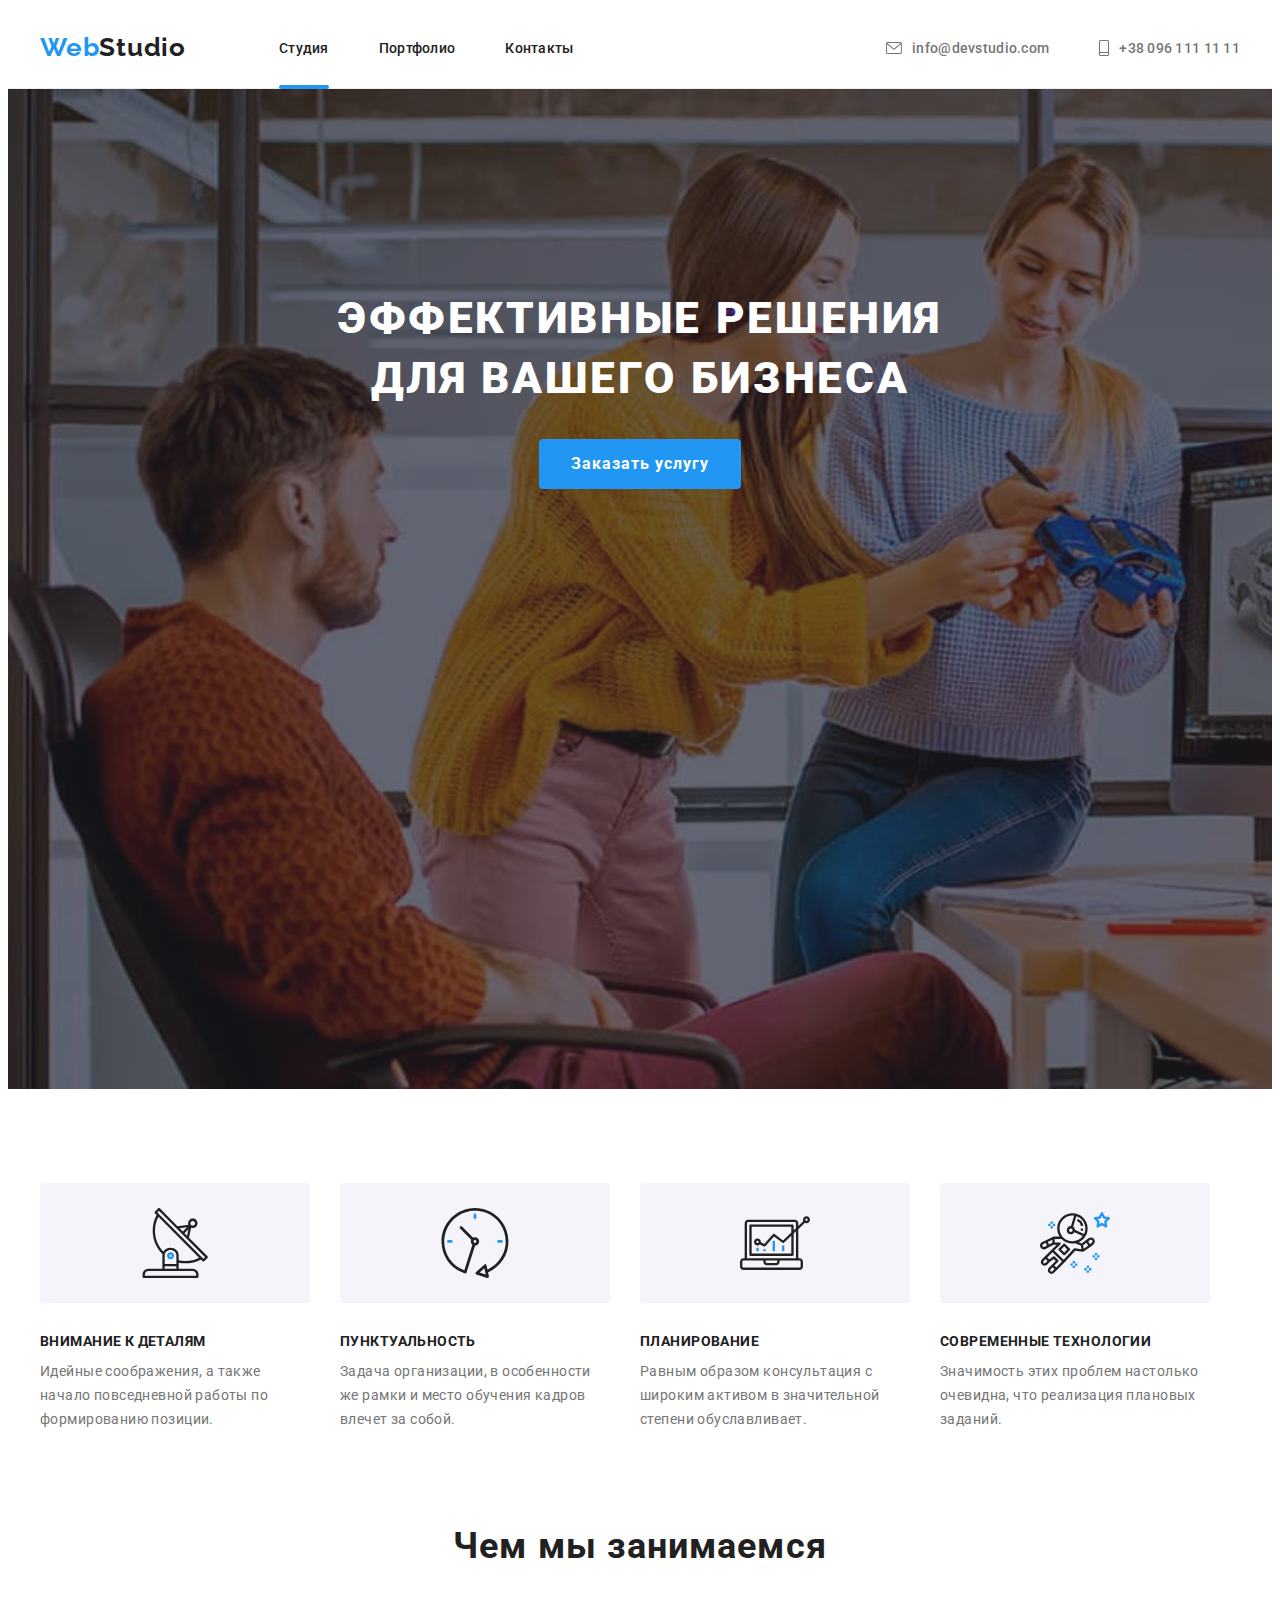
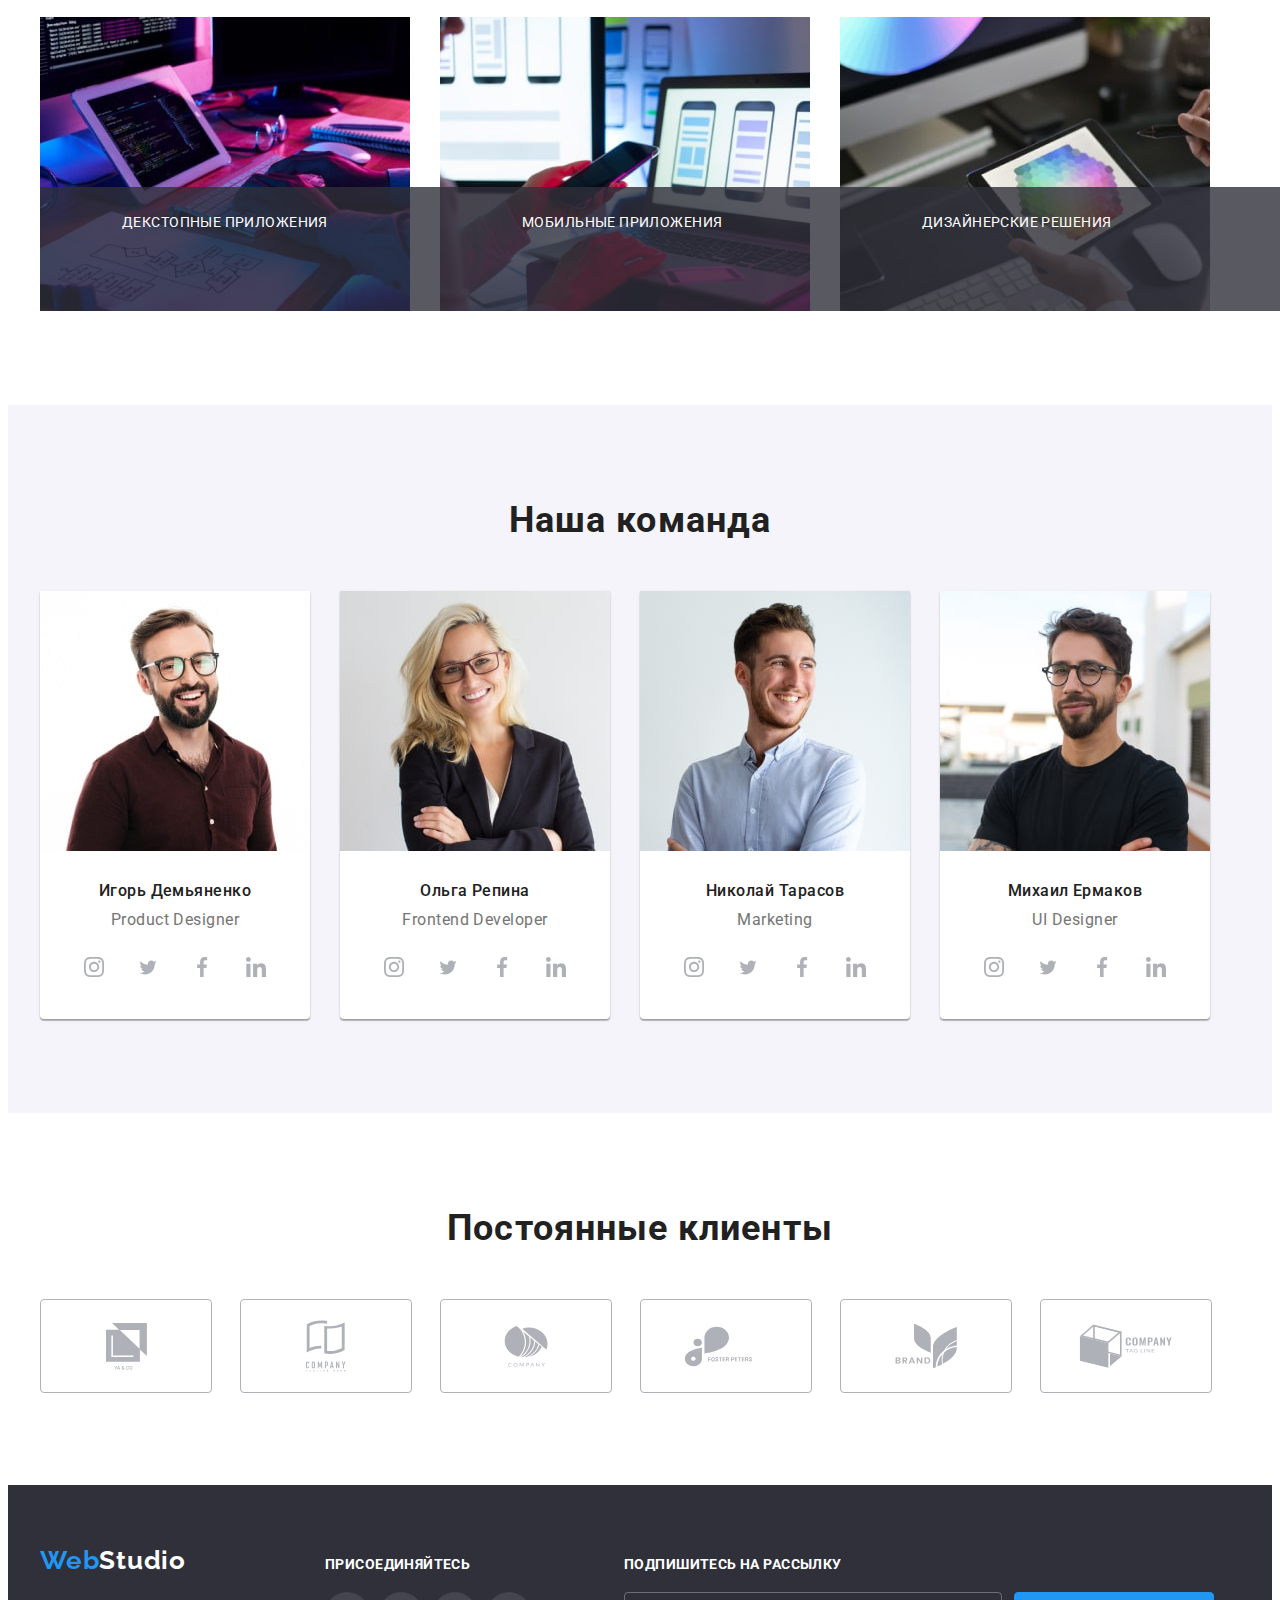
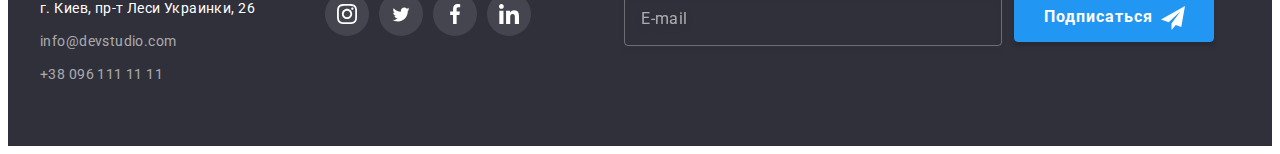
<file: index.html>
<!DOCTYPE html>
<html lang="ru">
  <head>
    <meta charset="UTF-8" />
    <meta http-equiv="X-UA-Compatible" content="IE=edge" />
    <meta name="viewport" content="width=device-width, initial-scale=1.0" />
    <link rel="preconnect" href="https://fonts.googleapis.com" />
    <link rel="preconnect" href="https://fonts.gstatic.com" crossorigin />
    <link
      href="https://fonts.googleapis.com/css2?family=Raleway:wght@700&family=Roboto:wght@400;500;700;900&display=swap"
      rel="stylesheet"
    />
    <title>Студия</title>
    <link
      rel="stylesheet"
      href="https://cdnjs.cloudflare.com/ajax/libs/modern-normalize/1.1.0/modern-normalize.min.css"
      integrity="sha512-wpPYUAdjBVSE4KJnH1VR1HeZfpl1ub8YT/NKx4PuQ5NmX2tKuGu6U/JRp5y+Y8XG2tV+wKQpNHVUX03MfMFn9Q=="
      crossorigin="anonymous"
      referrerpolicy="no-referrer"
    />
    <link rel="stylesheet" href="./css/main.min.css" />
  </head>

  <body>
    <!--Хедер-->
    <header class="header">
      <div class="container">
        <a href="" lang="en" class="logo link"
          ><span class="logo__accent">Web</span>Studio</a
        >
        <nav class="nav">
          <ul class="nav__list list">
            <li class="nav__item">
              <a href="./index.html" class="nav__link link current">Студия</a>
            </li>
            <li class="nav__item">
              <a href="./portfolio.html" class="nav__link link">Портфолио</a>
            </li>
            <li class="nav__item">
              <a href="" class="nav__link link">Контакты</a>
            </li>
          </ul>
        </nav>
        <div class="connect">
          <a href="mailto:info@devstudio.com" class="connect__mail link"
            ><svg class="connect__mail-icon" width="16" height="12">
              <use href="./images/icons.svg#icon-mail"></use>
            </svg>
            info@devstudio.com</a
          >

          <a href="tel:+380961111111" class="connect__tel link">
            <svg class="connect__tel-icon" width="10" height="16">
              <use href="./images/icons.svg#icon-tel"></use>
            </svg>
            +38 096 111 11 11
          </a>
        </div>
      </div>
    </header>

    <!--Мейн контент-->

    <main>
      <!--Герой-->
      <section class="hero">
        <div class="container">
          <h1 class="hero__text">Эффективные решения для вашего бизнеса</h1>
          <button type="button" class="hero__btn btn" data-modal-open>
            Заказать услугу
          </button>
        </div>
      </section>

      <!--Преимущества-->

      <section class="benefits section">
        <div class="container">
          <ul class="benefits__list list">
            <li class="benefits__item">
              <div class="benefits__icon">
                <svg class="" width="66" height="70">
                  <use href="./images/icons.svg#icon-benefits-1"></use>
                </svg>
              </div>
              <h3 class="benefits__top-text">Внимание к деталям</h3>
              <p class="benefits__title">
                Идейные соображения, а также начало повседневной работы по
                формированию позиции.
              </p>
            </li>
            <li class="benefits__item">
              <div class="benefits__icon">
                <svg class="" width="70" height="70">
                  <use href="./images/icons.svg#icon-benefits-2"></use>
                </svg>
              </div>
              <h3 class="benefits__top-text">Пунктуальность</h3>
              <p class="benefits__title">
                Задача организации, в особенности же рамки и место обучения
                кадров влечет за собой.
              </p>
            </li>
            <li class="benefits__item">
              <div class="benefits__icon">
                <svg class="" width="70" height="70">
                  <use href="./images/icons.svg#icon-benefits-3"></use>
                </svg>
              </div>
              <h3 class="benefits__top-text">Планирование</h3>
              <p class="benefits__title">
                Равным образом консультация с широким активом в значительной
                степени обуславливает.
              </p>
            </li>
            <li class="benefits__item">
              <div class="benefits__icon">
                <svg class="" width="70" height="70">
                  <use href="./images/icons.svg#icon-benefits-4"></use>
                </svg>
              </div>
              <h3 class="benefits__top-text">Современные технологии</h3>
              <p class="benefits__title">
                Значимость этих проблем настолько очевидна, что реализация
                плановых заданий.
              </p>
            </li>
          </ul>
        </div>
      </section>

      <!--Чем мы занимаемся-->

      <section class="about">
        <div class="container">
          <h2 class="about__text">Чем мы занимаемся</h2>
          <ul class="about__list list">
            <li class="about__item">
              <img
                src="./images/what_wi_do_img01.jpg"
                alt="процес создания веб сайтов"
                width="370"
                height="294"
              />
              <p class="about__item-overlay">ДЕКСТОПНЫЕ ПРИЛОЖЕНИЯ</p>
            </li>
            <li class="about__item">
              <img
                src="./images/what_wi_do_img02.jpg"
                alt="тест готовых решений для различных устройств"
                width="370"
                height="294"
              />
              <p class="about__item-overlay">МОБИЛЬНЫЕ ПРИЛОЖЕНИЯ</p>
            </li>
            <li class="about__item">
              <img
                src="./images/what_wi_do_img03.jpg"
                alt="цветовое решение для веб приложений"
                width="370"
                height="294"
              />
              <p class="about__item-overlay">ДИЗАЙНЕРСКИЕ РЕШЕНИЯ</p>
            </li>
          </ul>
        </div>
      </section>

      <!--Наша команда-->

      <section class="team section">
        <div class="container">
          <h2 class="team__text">Наша команда</h2>
          <ul class="team__list list">
            <li class="team__item">
              <img
                src="./images/our_team_img01.jpg"
                alt="дизайнер"
                width="270"
                height="260"
              />
              <div class="team__item-card-text">
                <h3 class="team__top-text">Игорь Демьяненко</h3>
                <p lang="en" class="team__bottom-text">Product Designer</p>

                <!--Иконки соцсетей-->

                <ul class="soc-team__list list">
                  <li class="soc-team__item">
                    <a href="" class="soc-team__link link"
                      ><svg class="soc-team__icon" width="20" height="20">
                        <use href="./images/icons.svg#icon-instagram"></use>
                      </svg>
                    </a>
                  </li>
                  <li class="soc-team__item">
                    <a href="" class="soc-team__link link"
                      ><svg class="soc-team__icon" width="20" height="17">
                        <use href="./images/icons.svg#icon-twitter"></use>
                      </svg>
                    </a>
                  </li>
                  <li class="soc-team__item">
                    <a href="" class="soc-team__link link"
                      ><svg class="soc-team__icon" width="20" height="20">
                        <use href="./images/icons.svg#icon-facebook"></use>
                      </svg>
                    </a>
                  </li>
                  <li class="soc-team__item">
                    <a href="" class="soc-team__link link"
                      ><svg class="soc-team__icon" width="20" height="20">
                        <use href="./images/icons.svg#icon-linkedin"></use>
                      </svg>
                    </a>
                  </li>
                </ul>
              </div>
            </li>
            <li class="team__item">
              <img
                src="./images/our_team_img02.jpg"
                alt="разработчик"
                width="270"
                height="260"
              />
              <div class="team__item-card-text">
                <h3 class="team__top-text">Ольга Репина</h3>
                <p lang="en" class="team__bottom-text">Frontend Developer</p>

                <!--Иконки соцсетей-->

                <ul class="soc-team__list list">
                  <li class="soc-team__item">
                    <a href="" class="soc-team__link link"
                      ><svg class="soc-team__icon" width="20" height="20">
                        <use href="./images/icons.svg#icon-instagram"></use>
                      </svg>
                    </a>
                  </li>
                  <li class="soc-team__item">
                    <a href="" class="soc-team__link link"
                      ><svg class="soc-team__icon" width="20" height="17">
                        <use href="./images/icons.svg#icon-twitter"></use>
                      </svg>
                    </a>
                  </li>
                  <li class="soc-team__item">
                    <a href="" class="soc-team__link link"
                      ><svg class="soc-team__icon" width="20" height="20">
                        <use href="./images/icons.svg#icon-facebook"></use>
                      </svg>
                    </a>
                  </li>
                  <li class="soc-team__item">
                    <a href="" class="soc-team__link link"
                      ><svg class="soc-team__icon" width="20" height="20">
                        <use href="./images/icons.svg#icon-linkedin"></use>
                      </svg>
                    </a>
                  </li>
                </ul>
              </div>
            </li>
            <li class="team__item">
              <img
                src="./images/our_team_img03.jpg"
                alt="маркетолог"
                width="270"
                height="260"
              />
              <div class="team__item-card-text">
                <h3 class="team__top-text">Николай Тарасов</h3>
                <p lang="en" class="team__bottom-text">Marketing</p>

                <!--Иконки соцсетей-->

                <ul class="soc-team__list list">
                  <li class="soc-team__item">
                    <a href="" class="soc-team__link link"
                      ><svg class="soc-team__icon" width="20" height="20">
                        <use href="./images/icons.svg#icon-instagram"></use>
                      </svg>
                    </a>
                  </li>
                  <li class="soc-team__item">
                    <a href="" class="soc-team__link link"
                      ><svg class="soc-team__icon" width="20" height="17">
                        <use href="./images/icons.svg#icon-twitter"></use>
                      </svg>
                    </a>
                  </li>
                  <li class="soc-team__item">
                    <a href="" class="soc-team__link link"
                      ><svg class="soc-team__icon" width="20" height="20">
                        <use href="./images/icons.svg#icon-facebook"></use>
                      </svg>
                    </a>
                  </li>
                  <li class="soc-team__item">
                    <a href="" class="soc-team__link link"
                      ><svg class="soc-team__icon" width="20" height="20">
                        <use href="./images/icons.svg#icon-linkedin"></use>
                      </svg>
                    </a>
                  </li>
                </ul>
              </div>
            </li>
            <li class="team__item">
              <img
                src="./images/our_team_img04.jpg"
                alt="креативный специалист"
                width="270"
                height="260"
              />
              <div class="team__item-card-text">
                <h3 class="team__top-text">Михаил Ермаков</h3>
                <p lang="en" class="team__bottom-text">UI Designer</p>

                <!--Иконки соцсетей-->

                <ul class="soc-team__list list">
                  <li class="soc-team__item">
                    <a href="" class="soc-team__link link"
                      ><svg class="soc-team__icon" width="20" height="20">
                        <use href="./images/icons.svg#icon-instagram"></use>
                      </svg>
                    </a>
                  </li>
                  <li class="soc-team__item">
                    <a href="" class="soc-team__link link"
                      ><svg class="soc-team__icon" width="20" height="17">
                        <use href="./images/icons.svg#icon-twitter"></use>
                      </svg>
                    </a>
                  </li>
                  <li class="soc-team__item">
                    <a href="" class="soc-team__link link"
                      ><svg class="soc-team__icon" width="20" height="20">
                        <use href="./images/icons.svg#icon-facebook"></use>
                      </svg>
                    </a>
                  </li>
                  <li class="soc-team__item">
                    <a href="" class="soc-team__link link"
                      ><svg class="soc-team__icon" width="20" height="20">
                        <use href="./images/icons.svg#icon-linkedin"></use>
                      </svg>
                    </a>
                  </li>
                </ul>
              </div>
            </li>
          </ul>
        </div>
      </section>

      <!--Постоянные клиенты-->

      <section class="regular-customers section">
        <div class="container">
          <h2 class="regular-customers__text">Постоянные клиенты</h2>
          <ul class="regular-customers__list list">
            <li class="regular-customers__item">
              <a href="" class="regular-customers__link link">
                <svg class="regular-customers__icon" width="41" height="47">
                  <use href="./images/icons.svg#icon-company-1"></use>
                </svg>
              </a>
            </li>
            <li class="regular-customers__item">
              <a href="" class="regular-customers__link link">
                <svg class="regular-customers__icon" width="40" height="52">
                  <use href="./images/icons.svg#icon-company-2"></use>
                </svg>
              </a>
            </li>
            <li class="regular-customers__item">
              <a href="" class="regular-customers__link link">
                <svg class="regular-customers__icon" width="44" height="42">
                  <use href="./images/icons.svg#icon-company-3"></use>
                </svg>
              </a>
            </li>
            <li class="regular-customers__item">
              <a href="" class="regular-customers__link link">
                <svg class="regular-customers__icon" width="85" height="41">
                  <use href="./images/icons.svg#icon-company-4"></use>
                </svg>
              </a>
            </li>
            <li class="regular-customers__item">
              <a href="" class="regular-customers__link link">
                <svg class="regular-customers__icon" width="63" height="46">
                  <use href="./images/icons.svg#icon-company-5"></use>
                </svg>
              </a>
            </li>
            <li class="regular-customers__item">
              <a href="" class="regular-customers__link link">
                <svg class="regular-customers__icon" width="94" height="44">
                  <use href="./images/icons.svg#icon-company-6"></use>
                </svg>
              </a>
            </li>
          </ul>
        </div>
      </section>
    </main>

    <!--Футер-->

    <footer class="footer">
      <div class="container">
        <div class="contact">
          <a href="" lang="en" class="footer__logo link"
            ><span class="logo__accent">Web</span>Studio</a
          >
          <address class="contact__addres">
            <ul class="contact__addres-list list">
              <li class="contact__addres-item">
                <a
                  href="https://goo.gl/maps/uhnhzUBweCyb7eqA9"
                  target="_blank"
                  rel="noopener nofollow noreferrer"
                  class="contact__addres-link link"
                  >г. Киев, пр-т Леси Украинки, 26</a
                >
              </li>
              <li class="contact__item">
                <a
                  href="mailto:info@devstudio.com"
                  class="contact__addres-mail link"
                  >info@devstudio.com</a
                >
              </li>
              <li class="contact__item">
                <a href="tel:+380961111111" class="contact__addres-tel link"
                  >+38 096 111 11 11</a
                >
              </li>
            </ul>
          </address>
        </div>

        <!--Иконки соцсетей-->

        <div class="soc">
          <h3 class="soc__text">ПРИСОЕДИНЯЙТЕСЬ</h3>
          <ul class="soc__list list">
            <li class="soc__item">
              <a href="" class="soc__link link"
                ><svg class="soc__icon" width="20" height="20">
                  <use href="./images/icons.svg#icon-instagram"></use>
                </svg>
              </a>
            </li>
            <li class="soc__item">
              <a href="" class="soc__link link"
                ><svg class="soc__icon" width="20" height="17">
                  <use href="./images/icons.svg#icon-twitter"></use>
                </svg>
              </a>
            </li>
            <li class="soc__item">
              <a href="" class="soc__link link"
                ><svg class="soc__icon" width="20" height="20">
                  <use href="./images/icons.svg#icon-facebook"></use>
                </svg>
              </a>
            </li>
            <li class="soc__item">
              <a href="" class="soc__link link"
                ><svg class="soc__icon" width="20" height="20">
                  <use href="./images/icons.svg#icon-linkedin"></use>
                </svg>
              </a>
            </li>
          </ul>
        </div>

        <!--Форма подпишись-->
        <div class="subscribe">
          <h3 class="subscribe__title">ПОДПИШИТЕСЬ НА РАССЫЛКУ</h3>
          <form>
            <div class="subscribe__wrap">
              <input
                type="email"
                class="subscribe__input"
                name="subscribe-email"
                placeholder="E-mail"
                required
              />
              <button type="submit" class="subscribe__btn">
                Подписаться<svg class="subscribe__icon" width="24" height="24">
                  <use href="./images/icons.svg#icon-send"></use>
                </svg>
              </button>
            </div>
          </form>
        </div>
      </div>
    </footer>

    <!--Модальное окно-->

    <div class="backdrop is-hidden" data-modal>
      <div class="modal">
        <button type="button" class="modal-close-btn" data-modal-close>
          <svg class="modal-close-icon" width="18" height="18">
            <use href="./images/icons.svg#icon-close-black"></use>
          </svg>
        </button>

        <p class="modal-title">Оставьте свои данные, мы вам перезвоним</p>
        <form>
          <div class="modal-field">
            <label for="user-name" class="modal-label">Имя</label>
            <div class="input-wrap">
              <input
                type="text"
                class="modal-input"
                name="user-name"
                id="user-name"
                required
              />
              <svg class="user-icon" width="18" height="18">
                <use href="./images/icons.svg#icon-user"></use>
              </svg>
            </div>
          </div>

          <div class="modal-field">
            <label for="user-tel" class="modal-label">Телефон</label>
            <div class="input-wrap">
              <input
                type="tel"
                class="modal-input"
                name="user-tel"
                id="user-tel"
                required
              />
              <svg class="user-icon" width="18" height="18">
                <use href="./images/icons.svg#icon-phone"></use>
              </svg>
            </div>
          </div>

          <div class="modal-field">
            <label for="user-email" class="modal-label">Почта</label>
            <div class="input-wrap">
              <input
                type="email"
                class="modal-input"
                name="user-email"
                id="user-email"
                required
              />
              <svg class="user-icon" width="18" height="18">
                <use href="./images/icons.svg#icon-email"></use>
              </svg>
            </div>
          </div>

          <div class="modal-field">
            <label for="user-text" class="modal-label">Комментарий</label>
            <textarea
              name="user-text"
              id="user-text"
              class="modal-text"
              placeholder="Введите текст"
            ></textarea>
          </div>

          <div class="check-field">
            <input
              type="checkbox"
              name="privacy"
              id="privacy"
              value="true"
              class="modal-check visually-hidden"
            />
            <label for="privacy" class="check-text"
              >Соглашаюсь с рассылкой и принимаю<a href="" class="check-link"
                >Условия договора</a
              ></label
            >
          </div>

          <button type="submit" class="submit-btn">Отправить</button>
        </form>
      </div>
    </div>

    <script src="./js/modal.js"></script>
  </body>
</html>
</file>
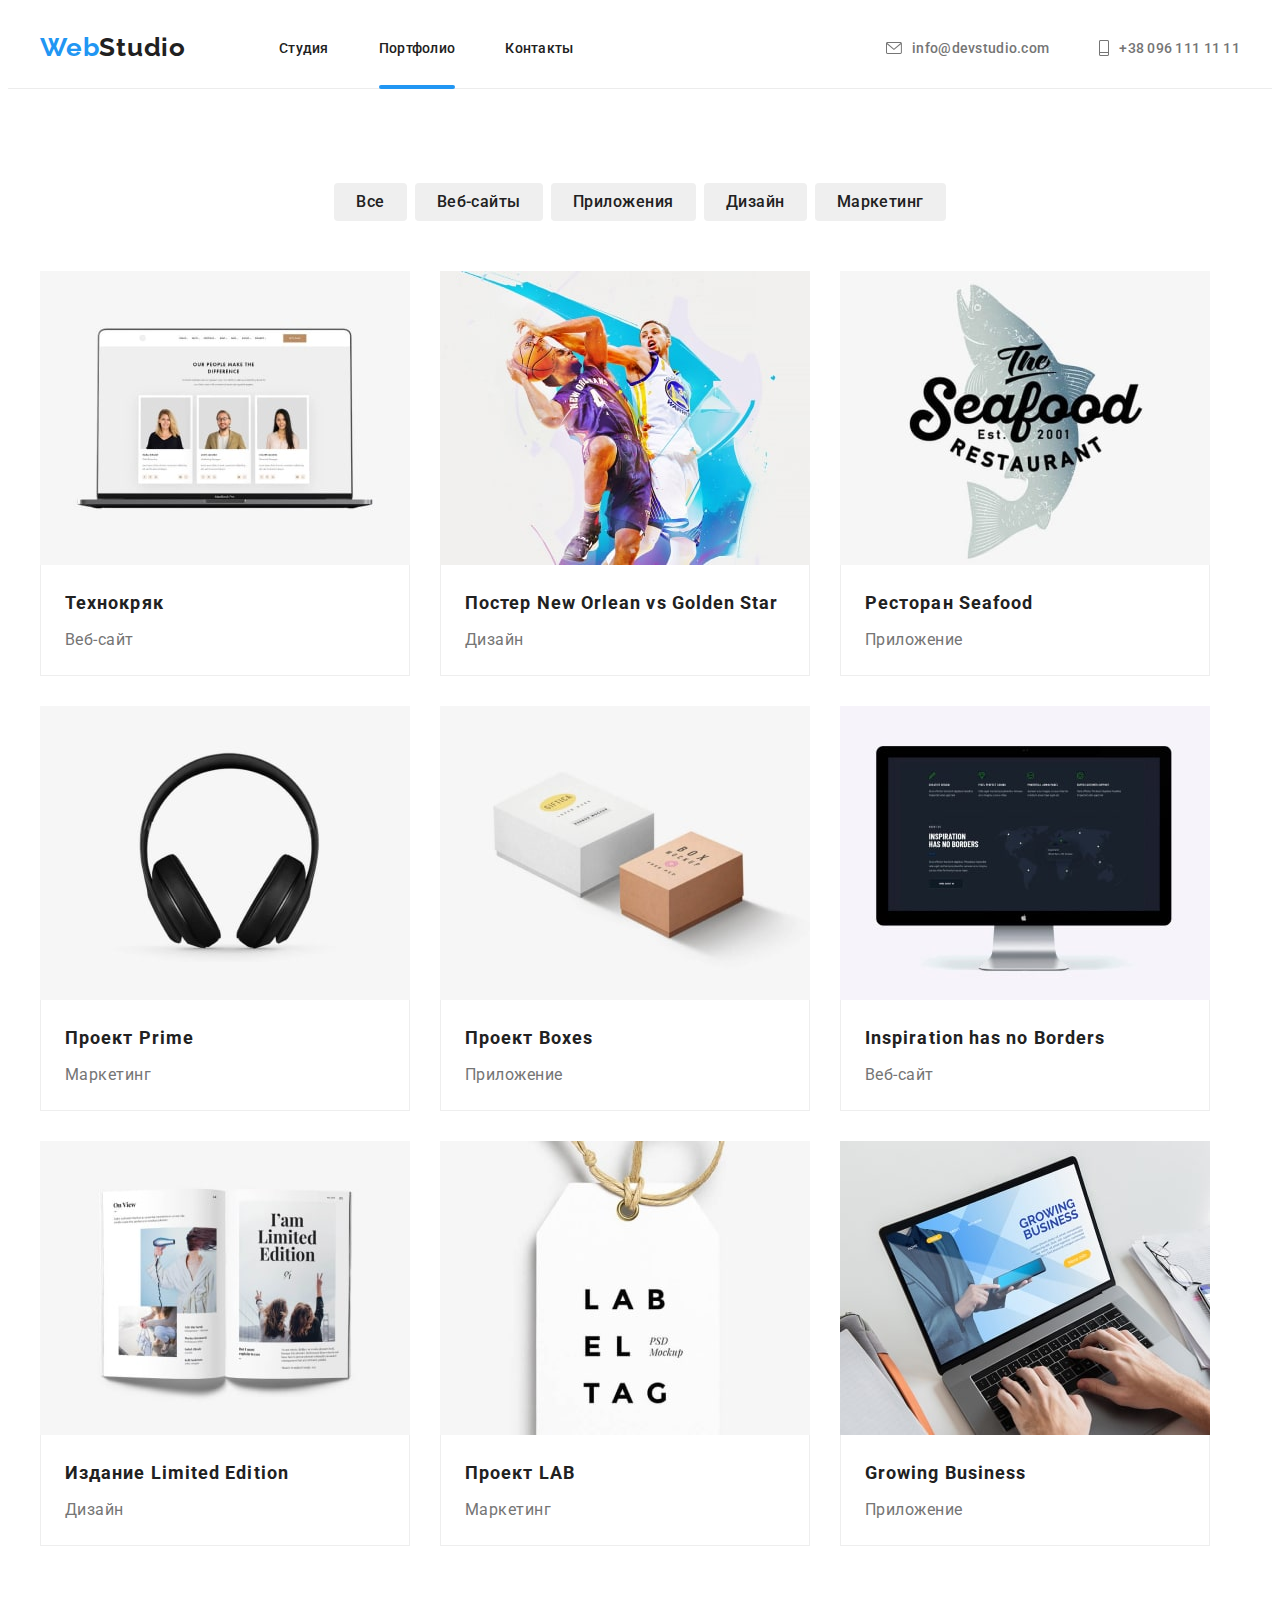
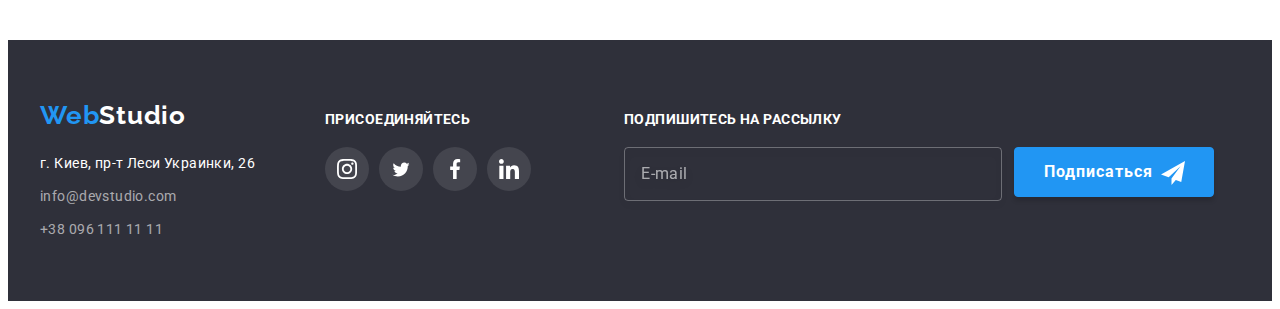
<file: portfolio.html>
<!DOCTYPE html>
<html lang="ru">
  <head>
    <meta charset="UTF-8" />
    <meta http-equiv="X-UA-Compatible" content="IE=edge" />
    <meta name="viewport" content="width=device-width, initial-scale=1.0" />
    <link rel="preconnect" href="https://fonts.googleapis.com" />
    <link rel="preconnect" href="https://fonts.gstatic.com" crossorigin />
    <link
      href="https://fonts.googleapis.com/css2?family=Raleway:wght@700&family=Roboto:wght@400;500;700;900&display=swap"
      rel="stylesheet"
    />
    <title>Портфолио</title>
    <link
      rel="stylesheet"
      href="https://cdnjs.cloudflare.com/ajax/libs/modern-normalize/1.1.0/modern-normalize.min.css"
      integrity="sha512-wpPYUAdjBVSE4KJnH1VR1HeZfpl1ub8YT/NKx4PuQ5NmX2tKuGu6U/JRp5y+Y8XG2tV+wKQpNHVUX03MfMFn9Q=="
      crossorigin="anonymous"
      referrerpolicy="no-referrer"
    />
    <link rel="stylesheet" href="./css/main.min.css" />
  </head>
  <body>
    <!--Хедер-->
    <header class="header">
      <div class="container">
        <a href="./index.html" lang="en" class="logo link"
          ><span class="logo__accent">Web</span>Studio</a
        >
        <nav class="nav">
          <ul class="nav__list list">
            <li class="nav__item">
              <a href="./index.html" class="nav__link link">Студия</a>
            </li>
            <li class="nav__item">
              <a href="./portfolio.html" class="nav__link link current"
                >Портфолио</a
              >
            </li>
            <li class="nav__item">
              <a href="" class="nav__link link">Контакты</a>
            </li>
          </ul>
        </nav>
        <div class="connect">
          <a href="mailto:info@devstudio.com" class="connect__mail link"
            ><svg class="connect__mail-icon" width="16" height="12">
              <use href="./images/icons.svg#icon-mail"></use>
            </svg>
            info@devstudio.com</a
          >

          <a href="tel:+380961111111" class="connect__tel link">
            <svg class="connect__tel-icon" width="10" height="16">
              <use href="./images/icons.svg#icon-tel"></use>
            </svg>
            +38 096 111 11 11
          </a>
        </div>
      </div>
    </header>

    <!--Мейн контент-->

    <main>
      <!--Портфолио-->
      <section class="portfolio section">
        <div class="container">
          <h1 class="visually-hidden">Портфолио</h1>
          <ul class="button__list list">
            <li class="button__item">
              <button type="button" class="button__btn">Все</button>
            </li>
            <li class="button__item">
              <button type="button" class="button__btn">Веб-сайты</button>
            </li>
            <li class="button__item">
              <button type="button" class="button__btn">Приложения</button>
            </li>
            <li class="button__item">
              <button type="button" class="button__btn">Дизайн</button>
            </li>
            <li class="button__item">
              <button type="button" class="button__btn">Маркетинг</button>
            </li>
          </ul>

          <ul class="card-set__list list">
            <li class="card-set__item">
              <div class="card-set__item-wrap">
                <a href="" class="card-set__link"
                  ><img src="./images/web_min1.jpg" alt="Технокряк" width="370"
                /></a>
                <p class="card-set__item-text">
                  Ресурс предлагает комплексные предложения с разным уровнем
                  функционала и сервисов. Все это позволит посетителю получить
                  исчерпывающие сведения о компании или частном лице.
                </p>
              </div>
              <div class="card-set__item-description">
                <h2 class="card-set__top-text">Технокряк</h2>
                <p class="card-set__title">Веб-сайт</p>
              </div>
            </li>
            <li class="card-set__item">
              <div class="card-set__item-wrap">
                <a href="" class="card-set__link"
                  ><img
                    src="./images/web_min2.jpg"
                    alt="Постер New Orlean vs Golden Star"
                    width="370"
                /></a>
                <p class="card-set__item-text">
                  Ресурс предлагает комплексные предложения с разным уровнем
                  функционала и сервисов. Все это позволит посетителю получить
                  исчерпывающие сведения о компании или частном лице.
                </p>
              </div>
              <div class="card-set__item-description">
                <h2 class="card-set__top-text">
                  Постер<span lang="en"> New Orlean vs Golden Star</span>
                </h2>
                <p class="card-set__title">Дизайн</p>
              </div>
            </li>
            <li class="card-set__item">
              <div class="card-set__item-wrap">
                <a href="" class="card-set__link"
                  ><img
                    src="./images/web_min3.jpg"
                    alt="Ресторан Seafood"
                    width="370"
                /></a>
                <p class="card-set__item-text">
                  Ресурс предлагает комплексные предложения с разным уровнем
                  функционала и сервисов. Все это позволит посетителю получить
                  исчерпывающие сведения о компании или частном лице.
                </p>
              </div>
              <div class="card-set__item-description">
                <h2 class="card-set__top-text">
                  Ресторан<span lang="en"> Seafood</span>
                </h2>
                <p class="card-set__title">Приложение</p>
              </div>
            </li>
            <li class="card-set__item">
              <div class="card-set__item-wrap">
                <a href="" class="card-set__link"
                  ><img
                    src="./images/web_min4.jpg"
                    alt="Проект Prime"
                    width="370"
                /></a>
                <p class="card-set__item-text">
                  Ресурс предлагает комплексные предложения с разным уровнем
                  функционала и сервисов. Все это позволит посетителю получить
                  исчерпывающие сведения о компании или частном лице.
                </p>
              </div>
              <div class="card-set__item-description">
                <h2 class="card-set__top-text">
                  Проект<span lang="en"> Prime</span>
                </h2>
                <p class="card-set__title">Маркетинг</p>
              </div>
            </li>
            <li class="card-set__item">
              <div class="card-set__item-wrap">
                <a href="" class="card-set__link"
                  ><img
                    src="./images/web_min5.jpg"
                    alt="Проект Boxes"
                    width="370"
                /></a>
                <p class="card-set__item-text">
                  Ресурс предлагает комплексные предложения с разным уровнем
                  функционала и сервисов. Все это позволит посетителю получить
                  исчерпывающие сведения о компании или частном лице.
                </p>
              </div>
              <div class="card-set__item-description">
                <h2 class="card-set__top-text">
                  Проект<span lang="en"> Boxes</span>
                </h2>
                <p class="card-set__title">Приложение</p>
              </div>
            </li>
            <li class="card-set__item">
              <div class="card-set__item-wrap">
                <a href="" class="card-set__link"
                  ><img
                    src="./images/web_min6.jpg"
                    alt="Inspiration has no Borders"
                /></a>
                <p class="card-set__item-text">
                  Ресурс предлагает комплексные предложения с разным уровнем
                  функционала и сервисов. Все это позволит посетителю получить
                  исчерпывающие сведения о компании или частном лице.
                </p>
              </div>
              <div class="card-set__item-description">
                <h2 lang="en" class="card-set__top-text">
                  Inspiration has no Borders
                </h2>
                <p class="card-set__title">Веб-сайт</p>
              </div>
            </li>
            <li class="card-set__item">
              <div class="card-set__item-wrap">
                <a href="" class="card-set__link"
                  ><img
                    src="./images/web_min7.jpg"
                    alt="Издание Limited Edition"
                    width="370"
                /></a>
                <p class="card-set__item-text">
                  Ресурс предлагает комплексные предложения с разным уровнем
                  функционала и сервисов. Все это позволит посетителю получить
                  исчерпывающие сведения о компании или частном лице.
                </p>
              </div>
              <div class="card-set__item-description">
                <h2 class="card-set__top-text">
                  Издание<span lang="en"> Limited Edition</span>
                </h2>
                <p class="card-set__title">Дизайн</p>
              </div>
            </li>
            <li class="card-set__item">
              <div class="card-set__item-wrap">
                <a href="" class="card-set__link"
                  ><img
                    src="./images/web_min8.jpg"
                    alt="Проект LAB"
                    width="370"
                /></a>
                <p class="card-set__item-text">
                  Ресурс предлагает комплексные предложения с разным уровнем
                  функционала и сервисов. Все это позволит посетителю получить
                  исчерпывающие сведения о компании или частном лице.
                </p>
              </div>
              <div class="card-set__item-description">
                <h2 class="card-set__top-text">
                  Проект<span lang="en"> LAB</span>
                </h2>
                <p class="card-set__title">Маркетинг</p>
              </div>
            </li>
            <li class="card-set__item">
              <div class="card-set__item-wrap">
                <a href="" class="portfolio__link"
                  ><img
                    src="./images/web_min9.jpg"
                    alt="Growing Business"
                    width="370"
                /></a>
                <p class="card-set__item-text">
                  Ресурс предлагает комплексные предложения с разным уровнем
                  функционала и сервисов. Все это позволит посетителю получить
                  исчерпывающие сведения о компании или частном лице.
                </p>
              </div>
              <div class="card-set__item-description">
                <h2 lang="en" class="card-set__top-text">Growing Business</h2>
                <p class="card-set__title">Приложение</p>
              </div>
            </li>
          </ul>
        </div>
      </section>
    </main>

    <!--Футер-->

    <footer class="footer">
      <div class="container">
        <div class="contact">
          <a href="./index.html" lang="en" class="footer__logo link"
            ><span class="logo__accent">Web</span>Studio</a
          >
          <address class="contact__addres">
            <ul class="contact__addres-list list">
              <li class="contact__addres-item">
                <a
                  href="https://goo.gl/maps/uhnhzUBweCyb7eqA9"
                  target="_blank"
                  rel="noopener nofollow noreferrer"
                  class="contact__addres-link link"
                  >г. Киев, пр-т Леси Украинки, 26</a
                >
              </li>
              <li class="contact__item">
                <a
                  href="mailto:info@devstudio.com"
                  class="contact__addres-mail link"
                  >info@devstudio.com</a
                >
              </li>
              <li class="contact__item">
                <a href="tel:+380961111111" class="contact__addres-tel link"
                  >+38 096 111 11 11</a
                >
              </li>
            </ul>
          </address>
        </div>

        <!--Иконки соцсетей-->

        <div class="soc">
          <h3 class="soc__text">ПРИСОЕДИНЯЙТЕСЬ</h3>
          <ul class="soc__list list">
            <li class="soc__item">
              <a href="" class="soc__link link"
                ><svg class="soc__icon" width="20" height="20">
                  <use href="./images/icons.svg#icon-instagram"></use>
                </svg>
              </a>
            </li>
            <li class="soc__item">
              <a href="" class="soc__link link"
                ><svg class="soc__icon" width="20" height="17">
                  <use href="./images/icons.svg#icon-twitter"></use>
                </svg>
              </a>
            </li>
            <li class="soc__item">
              <a href="" class="soc__link link"
                ><svg class="soc__icon" width="20" height="20">
                  <use href="./images/icons.svg#icon-facebook"></use>
                </svg>
              </a>
            </li>
            <li class="soc__item">
              <a href="" class="soc__link link"
                ><svg class="soc__icon" width="20" height="20">
                  <use href="./images/icons.svg#icon-linkedin"></use>
                </svg>
              </a>
            </li>
          </ul>
        </div>

        <!--Форма подпишись-->
        <div class="subscribe">
          <h3 class="subscribe__title">ПОДПИШИТЕСЬ НА РАССЫЛКУ</h3>
          <form>
            <div class="subscribe__wrap">
              <input
                type="email"
                class="subscribe__input"
                name="subscribe-email"
                placeholder="E-mail"
                required
              />
              <button type="submit" class="subscribe__btn">
                Подписаться<svg class="subscribe__icon" width="24" height="24">
                  <use href="./images/icons.svg#icon-send"></use>
                </svg>
              </button>
            </div>
          </form>
        </div>
      </div>
    </footer>
  </body>
</html>
</file>
<file: css/main.min.css>
:root{--main-btn-color: #2196f3;--second-btn-color: #ffffff;--main-title-color: #ffffff;--second-title-color: #2f303a;--accent-blu-color: #2196f3;--accent-white-color: #ffffff}.visually-hidden{position:absolute;white-space:nowrap;width:1px;height:1px;overflow:hidden;border:0;padding:0;clip:rect(0 0 0 0);clip-path:inset(50%);margin:-1px}.container{width:1200px;margin:0 auto;padding-left:15px;padding-right:15px;outline:1px solid rgba(0,0,0,0)}.btn{font-family:inherit;background-color:var(--main-btn-color);border:none;cursor:pointer;border-radius:4px}.section{padding-top:94px;padding-bottom:94px}.backdrop{width:100%;height:100%;background-color:rgba(0,0,0,.2);position:fixed;top:0;transition:opacity 250ms,visibility 250ms}.is-hidden{visibility:hidden;opacity:0;pointer-events:none}.no-scroll{overflow:hidden}.modal{width:528px;height:581px;background-color:#fff;box-shadow:0px 1px 3px rgba(0,0,0,.12),0px 1px 1px rgba(0,0,0,.14),0px 2px 1px rgba(0,0,0,.2);border-radius:4px;position:absolute;top:50%;left:50%;transform:translate(-50%, -50%) scale(1) rotate(0);transition:transform 250ms cubic-bezier(0.4, 0, 0.2, 1);padding:40px}.backdrop.is-hidden .modal{transform:translate(-50%, -50%) scale(0) rotate(90deg)}.modal-close-btn{display:flex;justify-content:center;align-items:center;width:30px;height:30px;border:1px solid rgba(0,0,0,.1);border-radius:50%;background:rgba(0,0,0,0);position:absolute;top:8px;right:8px}.modal-close-icon{transition:transform 250ms cubic-bezier(0.4, 0, 0.2, 1)}.modal-close-icon:focus,.modal-close-icon:hover{fill:var(--accent-blu-color)}.modal-title{font-family:"Roboto";font-style:normal;font-weight:700;font-size:20px;line-height:1.15;text-align:center;letter-spacing:.03em;color:#212121;margin-bottom:12px}.modal-field:not(:first-child){margin-top:10px}.input-wrap{position:relative}.user-icon{position:absolute;left:15px;top:50%;transform:translateY(-50%);transition:transform 250ms cubic-bezier(0.4, 0, 0.2, 1)}.modal-label{font-family:"Roboto";font-style:normal;font-weight:400;font-size:12px;line-height:1.1666666667;letter-spacing:.01em;color:#757575;margin-left:auto;margin-bottom:4px;display:block}.modal-input{width:100%;height:40px;border:1px solid rgba(33,33,33,.2);border-radius:4px;outline:none;padding-left:42px;transition:transform 250ms cubic-bezier(0.4, 0, 0.2, 1)}.modal-input:focus{border-color:var(--accent-blu-color)}.modal-input:focus+.user-icon{fill:var(--accent-blu-color)}.modal-text{width:100%;height:120px;font-size:14px;border:1px solid rgba(33,33,33,.2);border-radius:4px;resize:none;outline:none;padding:12px 16px;transition:transform 250ms cubic-bezier(0.4, 0, 0.2, 1)}.modal-text::placeholder{font-family:"Roboto";font-style:normal;font-weight:400;font-size:14px;line-height:1.1428571429;letter-spacing:.01em;color:rgba(117,117,117,.5)}.modal-text:focus{border-color:var(--accent-blu-color)}.check-field{margin-top:20px}.check-text{font-family:"Roboto";font-style:normal;font-weight:400;font-size:14px;line-height:1.7142857143;letter-spacing:.03em;color:#757575;display:flex;align-items:center}.check-text::before{content:"";width:16px;height:15px;border:2px solid #212121;border-radius:2px;margin-right:9px;margin-left:12px;transition:transform 250ms cubic-bezier(0.4, 0, 0.2, 1)}.modal-check:checked+.check-text::before{background-color:var(--accent-blu-color);background-image:url(../images/check.svg);border:none;background-repeat:no-repeat;background-position:center}.modal-check:focus+.check-text::before{border-color:var(--accent-blu-color)}.check-link{font-family:"Roboto";font-style:normal;font-weight:400;font-size:14px;line-height:1.7142857143;letter-spacing:.03em;color:var(--accent-blu-color);align-items:center;display:flex;margin-left:4px}.submit-btn{display:flex;margin:0 auto;padding:10px 55px;width:200px;height:50px;align-items:center;text-align:center;margin-top:30px;background:var(--main-btn-color);box-shadow:0px 4px 4px rgba(0,0,0,.15);border-radius:4px;border:1px solid var(--main-btn-color);font-family:"Roboto";font-style:normal;font-weight:700;font-size:16px;line-height:1.875;letter-spacing:.06em;color:var(--second-btn-color);outline:none}.submit-btn:focus{background-color:#188ce8;box-shadow:0px 4px 4px rgba(0,0,0,.15);transition:transform 250ms cubic-bezier(0.4, 0, 0.2, 1)}.logo{font-family:"Raleway";font-weight:700;font-size:26px;line-height:1.1923076923;letter-spacing:.03em;color:#212121}.logo__accent{font-family:"Raleway";font-weight:700;font-size:26px;line-height:1.1923076923;letter-spacing:.03em;color:var(--accent-blu-color)}p,h1,h2,h3,h4,h5,h6{margin:0}ol,ul{margin:0;padding-left:0}img{display:block}button{cursor:pointer}body{font-family:"Roboto","Open Sans",sans-serif;color:#212121}.list{list-style-type:none}.link{text-decoration:none}.header{background-color:#fff;padding-top:24px;padding-bottom:25px;border-bottom:1px solid #ececec}.header .container{display:flex;align-items:center}.nav__list{display:flex;align-items:center;margin-left:93px}.nav__item:not(:last-child){margin-right:50px}.nav__link{position:relative;font-weight:500;font-size:14px;line-height:1.1428571429;letter-spacing:.02em;color:#212121;transition:color 250ms cubic-bezier(0.4, 0, 0.2, 1)}.nav__link.current::after{content:"";position:absolute;width:100%;height:4px;border-radius:2px;background-color:var(--accent-blu-color);left:0;bottom:-33px;transition:color 250ms cubic-bezier(0.4, 0, 0.2, 1)}.nav__link:hover,.nav__link:focus{color:var(--accent-blu-color)}.connect{display:flex;align-items:center;margin-left:auto}.connect__mail{display:flex;align-items:center;font-weight:500;font-size:14px;line-height:1.1428571429;letter-spacing:.02em;color:#757575;margin-right:50px;transition:color 250ms cubic-bezier(0.4, 0, 0.2, 1)}.connect__mail:hover,.connect__mail:focus{color:var(--accent-blu-color)}.connect__mail-icon{fill:currentColor;margin-right:10px;align-self:center}.connect__tel{display:flex;align-items:center;font-weight:500;font-size:14px;line-height:1.1428571429;letter-spacing:.02em;color:#757575;transition:color 250ms cubic-bezier(0.4, 0, 0.2, 1)}.connect__tel:hover,.connect__tel:focus{color:var(--accent-blu-color)}.connect__tel-icon{fill:currentColor;margin-right:10px;align-self:center}.hero{background-color:#c4c4c4;background-image:linear-gradient(rgba(47, 48, 58, 0.4), rgba(47, 48, 58, 0.4)),url(../images/hero-bg.jpg);background-repeat:no-repeat;background-size:calc(100% - 30px);height:600px;max-width:1600px;background-size:cover;margin:0 auto;padding-top:200px;padding-bottom:200px}.hero__text{font-weight:900;font-size:44px;line-height:1.36;text-align:center;letter-spacing:.06em;text-transform:uppercase;color:var(--accent-white-color);max-width:696px;margin:0 auto;margin-bottom:30px}.hero__btn{font-weight:700;font-size:16px;line-height:1.88;display:flex;align-items:center;text-align:center;letter-spacing:.06em;color:var(--second-btn-color);margin:0 auto;padding:10px 32px 10px 32px}.benefits{background-color:#fff}.benefits__list{display:flex;flex-direction:row}.benefits__item:not(:last-child){margin-right:30px}.benefits__icon{display:flex;width:270px;height:120px;margin-bottom:30px;background-color:#f5f4fa;border-radius:4px;justify-content:center;align-items:center}.benefits__top-text{font-weight:700;font-size:14px;line-height:1.1428571429;letter-spacing:.03em;text-transform:uppercase;color:#212121;margin-bottom:10px}.benefits__title{font-size:14px;line-height:1.7142857143;letter-spacing:.03em;color:#757575;max-width:270px}.about{background-color:#fff;padding-bottom:94px}.about__text{font-weight:700;font-size:36px;line-height:1.1666666667;text-align:center;letter-spacing:.03em;color:#212121;margin-bottom:50px}.about__list{display:flex;flex-direction:row}.about__item{position:relative;overflow:visible}.about__item:not(:last-child){margin-right:30px}.about__item-overlay{position:absolute;display:flex;flex-wrap:wrap;bottom:0;width:100%;height:70px;padding:27px 82px;font-size:14px;line-height:1.1428571429;text-align:center;letter-spacing:.03em;text-transform:uppercase;color:#fff;background-color:rgba(47,48,58,.8)}.team{background-color:#f5f4fa}.team__text{font-weight:700;font-size:36px;line-height:1.1666666667;text-align:center;letter-spacing:.03em;color:#212121;margin-bottom:50px}.team__list{max-width:270px;display:flex;flex-direction:row}.team__item{background-color:#fff;box-shadow:0px 1px 3px rgba(0,0,0,.12),0px 1px 1px rgba(0,0,0,.14),0px 2px 1px rgba(0,0,0,.2);border-radius:0px 0px 4px 4px}.team__item:not(:last-child){margin-right:30px}.team__item-card-text{padding-top:30px;padding-bottom:30px}.team__top-text{font-weight:500;font-size:16px;line-height:1.1875;text-align:center;letter-spacing:.03em;color:#212121;margin-bottom:10px}.team__bottom-text{font-size:16px;line-height:1.1875;text-align:center;letter-spacing:.03em;color:#757575}.soc-team__list{display:flex;justify-content:center;margin-top:16px;margin-left:0 auto}.soc-team__item{width:44px;height:44px}.soc-team__item:not(:last-child){margin-right:10px}.soc-team__link{width:100%;height:100%;border-radius:50%;background-color:#fff;display:flex;justify-content:center;align-items:center;transition:background-color 250ms cubic-bezier(0.4, 0, 0.2, 1)}.soc-team__link:hover,.soc-team__link:focus{background-color:var(--accent-blu-color)}.soc-team__icon{fill:#afb1b8;transition:fill 250ms cubic-bezier(0.4, 0, 0.2, 1)}.soc-team__link:hover .soc-team__icon,.soc-team__link:focus .soc-team__icon{fill:#fff}.regular-customers{background-color:#fff;padding-bottom:94px;padding-top:94px}.regular-customers__text{font-weight:700;font-size:36px;line-height:1.1666666667;text-align:center;letter-spacing:.03em;color:#212121;margin-bottom:50px}.regular-customers__list{display:flex;flex-direction:row;margin-left:0 auto}.regular-customers__item{width:170px;height:92px;background-color:#fff}.regular-customers__item:not(:last-child){margin-right:30px}.regular-customers__link{width:100%;height:100%;background-color:#fff;border:1px solid #afb1b8;border-radius:4px;display:flex;justify-content:center;align-items:center;transition:border 250ms cubic-bezier(0.4, 0, 0.2, 1)}.regular-customers__link:hover,.regular-customers__link:focus{border:1px solid var(--accent-blu-color)}.regular-customers__icon{fill:#afb1b8;transition:fill 250ms cubic-bezier(0.4, 0, 0.2, 1)}.regular-customers__link:hover .regular-customers__icon,.regular-customers__link:focus .regular-customers__icon{fill:var(--accent-blu-color)}.footer{background-color:#2f303a;padding-top:60px;padding-bottom:60px}.footer .container{display:flex;align-items:baseline}.footer__logo{font-family:"Raleway";font-weight:700;font-size:26px;line-height:1.1923076923;letter-spacing:.03em;color:var(--accent-white-color)}.contact__addres-item{margin-top:20px;margin-bottom:9px}.contact__addres-link{font-style:normal;font-weight:400;font-size:14px;line-height:1.7142857143;letter-spacing:.03em;color:#fff;transition:color 250ms cubic-bezier(0.4, 0, 0.2, 1)}.contact__addres-link:hover,.contact__addres-link:focus{color:var(--accent-blu-color)}.contact__addres-mail{font-style:normal;font-size:14px;line-height:1.7142857143;letter-spacing:.03em;color:rgba(255,255,255,.6);transition:color 250ms cubic-bezier(0.4, 0, 0.2, 1)}.contact__addres-mail:hover,.contact__addres-mail:focus{color:var(--accent-blu-color)}.contact__addres-tel{font-style:normal;font-size:14px;line-height:1.7142857143;letter-spacing:.03em;color:rgba(255,255,255,.6);display:block;margin-top:9px;transition:color 250ms cubic-bezier(0.4, 0, 0.2, 1)}.contact__addres-tel:hover,.contact__addres-tel:focus{color:var(--accent-blu-color)}.soc{margin-left:70px}.soc__text{font-family:"Roboto";font-style:normal;font-weight:700;font-size:14px;line-height:1.1428571429;letter-spacing:.03em;text-transform:uppercase;color:#fff;justify-content:center}.soc__list{display:flex;margin-top:20px}.soc__item{width:44px;height:44px}.soc__item:not(:last-child){margin-right:10px}.soc__link{width:100%;height:100%;border-radius:50%;background-color:rgba(255,255,255,.1);display:flex;justify-content:center;align-items:center;transition:background-color 250ms cubic-bezier(0.4, 0, 0.2, 1)}.soc__link:hover,.soc__link:focus{background-color:var(--accent-blu-color)}.soc__icon{fill:#fff}.subscribe{margin-left:93px}.subscribe__wrap{display:flex}.subscribe__title{font-family:"Roboto";font-style:normal;font-weight:700;font-size:14px;line-height:1.1428571429;letter-spacing:.03em;text-transform:uppercase;color:#fff;justify-content:center;margin-bottom:20px}.subscribe__input{width:358px;height:50px;border:1px solid rgba(255,255,255,.3);filter:drop-shadow(0px 4px 4px rgba(0, 0, 0, 0.15));border-radius:4px;outline:none;background-color:rgba(0,0,0,0);padding-left:16px;align-items:center;color:rgba(255,255,255,.6);margin-right:12px}.subscribe__input::placeholder{font-family:"Roboto";font-style:normal;font-weight:400;font-size:16px;line-height:1.25;display:flex;align-items:center;letter-spacing:.03em;color:rgba(255,255,255,.6)}.subscribe__btn{display:flex;align-items:center;position:relative;padding:10px 62px 10px 29px;width:200px;height:50px;background:var(--main-btn-color);box-shadow:0px 4px 4px rgba(0,0,0,.15);border-radius:4px;border:1px solid var(--main-btn-color);font-family:"Roboto";font-style:normal;font-weight:700;font-size:16px;line-height:1.875;letter-spacing:.06em;color:var(--second-btn-color);outline:none}.subscribe__icon{fill:#fff;position:absolute;right:28px;top:13px}.button__list{margin-bottom:50px;display:flex;flex-direction:row;justify-content:center}.button__item:not(:last-child){margin-right:8px}.button__btn{font-family:inherit;font-weight:500;font-size:16px;line-height:1.625;text-align:center;letter-spacing:.03em;color:#212121;border:none;border-radius:4px;padding:6px 22px 6px 22px;transition:background-color 250ms cubic-bezier(0.4, 0, 0.2, 1),color 250ms cubic-bezier(0.4, 0, 0.2, 1),box-shadow 250ms cubic-bezier(0.4, 0, 0.2, 1)}.button__btn:hover,.button__btn:focus{background-color:var(--accent-blu-color);color:var(--accent-white-color);box-shadow:0px 3px 1px rgba(0,0,0,.1),0px 1px 2px rgba(0,0,0,.08),0px 2px 2px rgba(0,0,0,.12);border-radius:4px}.card-set__list{display:flex;flex-wrap:wrap;flex-basis:calc(33.3333333333% - 30px);margin-bottom:-30px;margin-right:-30px}.card-set__list:nth-child(3n){margin-right:0}.card-set__item{min-width:370px;margin-bottom:30px;margin-right:30px;transition:box-shadow 250ms cubic-bezier(0.4, 0, 0.2, 1)}.card-set__item:hover,.card-set__item:focus{box-shadow:0px 1px 1px rgba(0,0,0,.12),0px 4px 4px rgba(0,0,0,.06),1px 4px 6px rgba(0,0,0,.16)}.card-set__item:nth-child(3n){margin-right:0}.card-set__item-wrap{position:relative;overflow:hidden}.card-set__item-text{position:absolute;top:0;height:100%;padding:63px 24px;color:var(--main-title-color);background:rgba(33,150,243,.9);font-size:18px;line-height:1.5555555556;letter-spacing:.03em;transform:translateY(100%);transition:transform 250ms cubic-bezier(0.4, 0, 0.2, 1)}.card-set__item:hover .card-set__item-text{transform:translateY(0%)}.card-set__item-description{padding-top:20px;padding-bottom:20px;border-left:1px solid #eee;border-right:1px solid #eee;border-bottom:1px solid #eee}.card-set__top-text{font-weight:700;font-size:18px;line-height:2;letter-spacing:.06em;color:#212121;padding-left:24px;padding-right:24px}.card-set__title{font-size:16px;line-height:1.875;letter-spacing:.03em;color:#757575;margin-top:4px;padding-left:24px;padding-right:24px}/*# sourceMappingURL=main.min.css.map */
</file>
